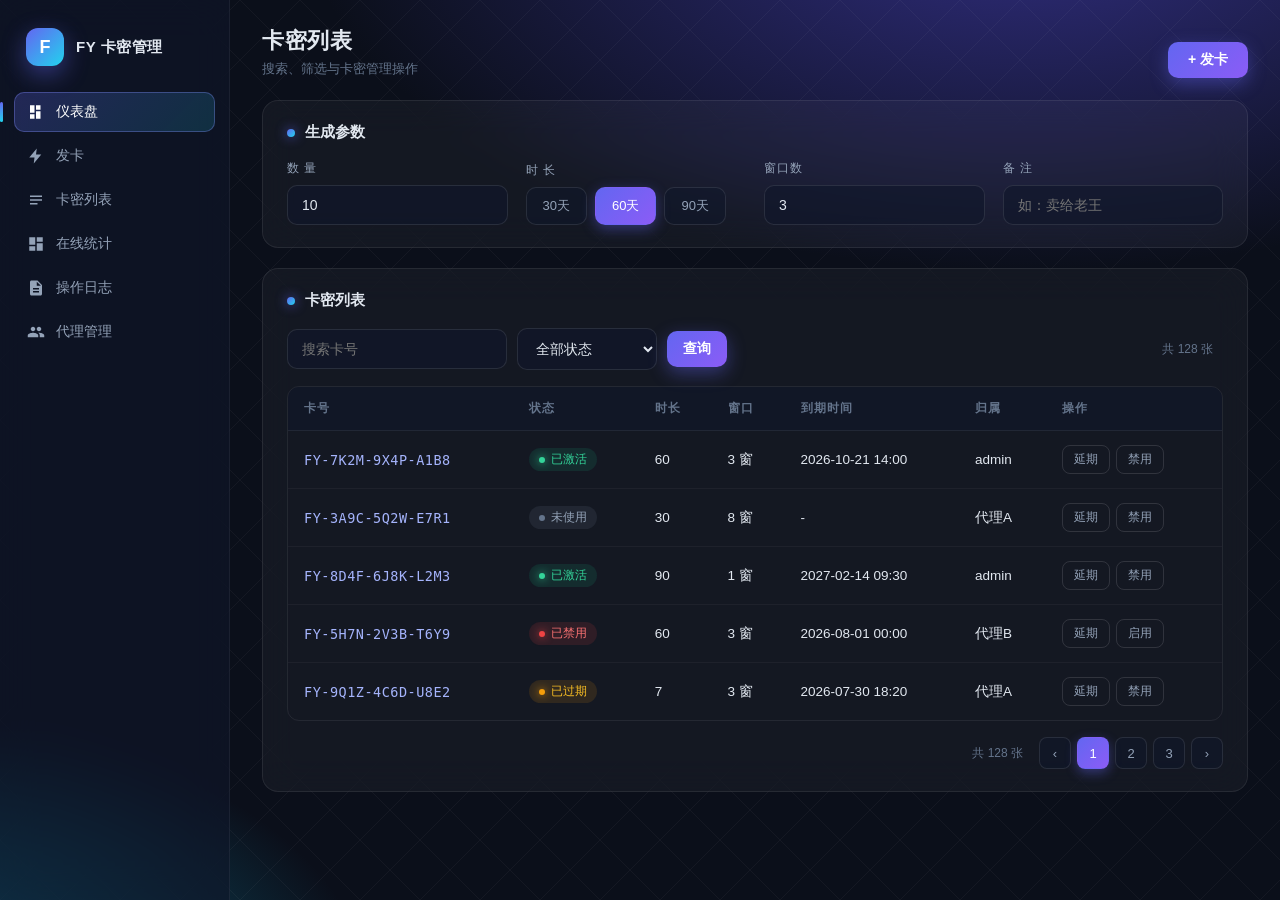
<file: cardManager/CardServer/deploy/wwwroot/demo1.html>
<!DOCTYPE html>
<html lang="zh-CN">
<head>
<meta charset="UTF-8">
<meta name="viewport" content="width=device-width, initial-scale=1.0">
<title>Demo 1 - 暗黑玻璃拟态</title>
<style>
  * { margin: 0; padding: 0; box-sizing: border-box; }
  body {
    font-family: "PingFang SC", "Microsoft YaHei", sans-serif;
    background: #0B0F1A; color: #E2E8F0;
    min-height: 100vh;
  }
  .bg { position: fixed; inset: 0; z-index: -1; overflow: hidden; background: radial-gradient(1200px 600px at 80% -10%, #312E81 0%, transparent 60%), radial-gradient(900px 500px at -10% 110%, #0E7490 0%, transparent 55%), #0B0F1A; }
  .bg::after { content: ''; position: absolute; inset: 0; background: url("data:image/svg+xml,%3Csvg width='60' height='60' viewBox='0 0 60 60' xmlns='http://www.w3.org/2000/svg'%3E%3Cg fill='none' stroke='%23ffffff' stroke-opacity='0.04'%3E%3Cpath d='M0 60L60 0M60 60L0 0'/%3E%3C/g%3E%3C/svg%3E"); }
  .layout { display: flex; min-height: 100vh; }
  .sidebar {
    width: 230px; padding: 20px 14px; display: flex; flex-direction: column; gap: 4px;
    background: rgba(15, 23, 42, .6); backdrop-filter: blur(20px);
    border-right: 1px solid rgba(255,255,255,.06);
  }
  .brand { display: flex; align-items: center; gap: 12px; padding: 8px 12px 22px; }
  .brand .logo { width: 38px; height: 38px; border-radius: 12px; background: linear-gradient(135deg,#6366F1,#22D3EE); display: flex; align-items: center; justify-content: center; box-shadow: 0 8px 24px rgba(99,102,241,.45); font-weight: 800; color: #fff; font-size: 18px; }
  .brand .name { font-weight: 700; font-size: 15px; letter-spacing: .5px; }
  .menu-item { display: flex; align-items: center; gap: 11px; padding: 11px 13px; border-radius: 10px; color: #94A3B8; font-size: 14px; cursor: pointer; transition: all .18s; position: relative; }
  .menu-item:hover { color: #E2E8F0; background: rgba(255,255,255,.05); }
  .menu-item.active { color: #fff; background: linear-gradient(135deg, rgba(99,102,241,.25), rgba(34,211,238,.15)); box-shadow: inset 0 0 0 1px rgba(129,140,248,.35); }
  .menu-item.active::before { content: ''; position: absolute; left: -14px; top: 50%; transform: translateY(-50%); width: 3px; height: 20px; border-radius: 3px; background: linear-gradient(180deg,#6366F1,#22D3EE); }
  .menu-item svg { width: 18px; height: 18px; fill: currentColor; flex: none; }
  .main { flex: 1; padding: 26px 32px; }
  .page-head { display: flex; align-items: flex-end; justify-content: space-between; margin-bottom: 22px; }
  .page-head h2 { font-size: 22px; font-weight: 700; letter-spacing: .5px; }
  .page-head .sub { color: #64748B; font-size: 13px; margin-top: 4px; }
  .btn { padding: 9px 20px; border-radius: 10px; border: none; cursor: pointer; font-size: 14px; font-weight: 600; background: linear-gradient(135deg,#6366F1,#8B5CF6); color: #fff; box-shadow: 0 6px 18px rgba(99,102,241,.4); transition: all .2s; }
  .btn:hover { transform: translateY(-1px); box-shadow: 0 10px 24px rgba(99,102,241,.55); }
  .glass { background: rgba(255,255,255,.04); border: 1px solid rgba(255,255,255,.08); border-radius: 16px; backdrop-filter: blur(18px); padding: 22px 24px; margin-bottom: 20px; }
  .card-title { font-size: 15px; font-weight: 600; margin-bottom: 18px; display: flex; align-items: center; gap: 10px; }
  .card-title .dot { width: 8px; height: 8px; border-radius: 50%; background: linear-gradient(135deg,#6366F1,#22D3EE); box-shadow: 0 0 12px rgba(99,102,241,.8); }
  .form-grid { display: grid; grid-template-columns: repeat(4, 1fr); gap: 18px; align-items: end; }
  .field label { display: block; font-size: 12px; color: #94A3B8; margin-bottom: 8px; letter-spacing: 1px; }
  .input, .select { width: 100%; padding: 11px 14px; border-radius: 10px; border: 1px solid rgba(255,255,255,.1); background: rgba(15,23,42,.6); color: #E2E8F0; font-size: 14px; outline: none; transition: all .2s; }
  .input:focus, .select:focus { border-color: #6366F1; box-shadow: 0 0 0 3px rgba(99,102,241,.2); }
  .chips { display: flex; gap: 8px; }
  .chip { padding: 9px 16px; border-radius: 10px; border: 1px solid rgba(255,255,255,.1); background: rgba(15,23,42,.5); color: #94A3B8; cursor: pointer; font-size: 13px; transition: all .18s; }
  .chip.active { background: linear-gradient(135deg,#6366F1,#8B5CF6); color: #fff; border-color: transparent; box-shadow: 0 4px 14px rgba(99,102,241,.4); }
  .toolbar { display: flex; gap: 10px; margin-bottom: 16px; align-items: center; }
  .toolbar .spacer { flex: 1; }
  .table-wrap { overflow: hidden; border-radius: 12px; border: 1px solid rgba(255,255,255,.07); }
  table { width: 100%; border-collapse: collapse; }
  thead th { text-align: left; padding: 13px 16px; font-size: 12px; font-weight: 600; color: #64748B; letter-spacing: 1px; background: rgba(15,23,42,.5); border-bottom: 1px solid rgba(255,255,255,.07); }
  tbody td { padding: 14px 16px; font-size: 13.5px; border-bottom: 1px solid rgba(255,255,255,.04); transition: background .15s; }
  tbody tr:hover td { background: rgba(99,102,241,.08); }
  tbody tr:last-child td { border-bottom: none; }
  .mono { font-family: Consolas, Monaco, monospace; letter-spacing: .5px; color: #A5B4FC; }
  .badge { display: inline-flex; align-items: center; gap: 6px; padding: 3px 10px; border-radius: 20px; font-size: 12px; font-weight: 500; }
  .badge::before { content: ''; width: 6px; height: 6px; border-radius: 50%; }
  .badge.active { background: rgba(16,185,129,.12); color: #34D399; } .badge.active::before { background: #34D399; box-shadow: 0 0 8px #34D399; }
  .badge.unused { background: rgba(148,163,184,.1); color: #94A3B8; } .badge.unused::before { background: #64748B; }
  .badge.disabled { background: rgba(239,68,68,.12); color: #F87171; } .badge.disabled::before { background: #EF4444; box-shadow: 0 0 8px #EF4444; }
  .badge.expired { background: rgba(245,158,11,.12); color: #FBBF24; } .badge.expired::before { background: #F59E0B; box-shadow: 0 0 8px #F59E0B; }
  .op { padding: 5px 11px; border-radius: 8px; border: 1px solid rgba(255,255,255,.12); background: transparent; color: #94A3B8; font-size: 12px; cursor: pointer; margin-right: 6px; transition: all .15s; }
  .op:hover { color: #fff; border-color: #6366F1; background: rgba(99,102,241,.15); }
  .op.danger:hover { color: #F87171; border-color: #EF4444; background: rgba(239,68,68,.12); }
  .pager { display: flex; justify-content: flex-end; gap: 6px; margin-top: 16px; align-items: center; }
  .pg { width: 32px; height: 32px; border-radius: 8px; display: flex; align-items: center; justify-content: center; font-size: 13px; border: 1px solid rgba(255,255,255,.1); background: rgba(15,23,42,.5); color: #94A3B8; cursor: pointer; }
  .pg.on { background: linear-gradient(135deg,#6366F1,#8B5CF6); color: #fff; border-color: transparent; box-shadow: 0 4px 12px rgba(99,102,241,.4); }
  .total { font-size: 12px; color: #64748B; margin-right: 10px; }
  .empty { text-align: center; color: #64748B; font-size: 13px; padding: 30px 0; }
</style>
</head>
<body>
<div class="bg"></div>
<div class="layout">
  <aside class="sidebar">
    <div class="brand"><div class="logo">F</div><span class="name">FY 卡密管理</span></div>
    <div class="menu-item active"><svg viewBox="0 0 24 24"><path d="M4 13h6V3H4v10zm0 8h6v-6H4v6zm8 0h6V11h-6v10zm0-18v6h6V3h-6z"/></svg>仪表盘</div>
    <div class="menu-item"><svg viewBox="0 0 24 24"><path d="M13 2L3 14h7l-1 8 10-12h-7l1-8z"/></svg>发卡</div>
    <div class="menu-item"><svg viewBox="0 0 24 24"><path d="M4 6h16v2H4V6zm0 5h16v2H4v-2zm0 5h10v2H4v-2z"/></svg>卡密列表</div>
    <div class="menu-item"><svg viewBox="0 0 24 24"><path d="M3 13h8V3H3v10zm0 8h8v-6H3v6zm10 0h8V11h-8v10zm0-18v6h8V3h-8z"/></svg>在线统计</div>
    <div class="menu-item"><svg viewBox="0 0 24 24"><path d="M14 2H6c-1.1 0-2 .9-2 2v16c0 1.1.9 2 2 2h12c1.1 0 2-.9 2-2V8l-6-6zm2 16H8v-2h8v2zm0-4H8v-2h8v2zm-3-5V3.5L18.5 9H13z"/></svg>操作日志</div>
    <div class="menu-item"><svg viewBox="0 0 24 24"><path d="M16 11c1.66 0 2.99-1.34 2.99-3S17.66 5 16 5s-3 1.34-3 3 1.34 3 3 3zm-8 0c1.66 0 2.99-1.34 2.99-3S9.66 5 8 5 5 6.34 5 8s1.34 3 3 3zm0 2c-2.33 0-7 1.17-7 3.5V19h14v-2.5c0-2.33-4.67-3.5-7-3.5zm8 0c-.29 0-.62.02-.97.05 1.16.84 1.97 1.97 1.97 3.45V19h6v-2.5c0-2.33-4.67-3.5-7-3.5z"/></svg>代理管理</div>
  </aside>
  <main class="main">
    <div class="page-head"><div><h2>卡密列表</h2><div class="sub">搜索、筛选与卡密管理操作</div></div><button class="btn">+ 发卡</button></div>

    <div class="glass">
      <div class="card-title"><span class="dot"></span>生成参数</div>
      <div class="form-grid">
        <div class="field"><label>数 量</label><input class="input" value="10"></div>
        <div class="field"><label>时 长</label><div class="chips"><span class="chip">30天</span><span class="chip active">60天</span><span class="chip">90天</span></div></div>
        <div class="field"><label>窗口数</label><input class="input" value="3"></div>
        <div class="field"><label>备 注</label><input class="input" placeholder="如：卖给老王"></div>
      </div>
    </div>

    <div class="glass">
      <div class="card-title"><span class="dot"></span>卡密列表</div>
      <div class="toolbar">
        <input class="input" placeholder="搜索卡号" style="width:220px">
        <select class="select" style="width:140px"><option>全部状态</option><option>未使用</option><option>已激活</option></select>
        <button class="btn" style="padding:9px 16px">查询</button>
        <div class="spacer"></div><span class="total">共 128 张</span>
      </div>
      <div class="table-wrap">
        <table>
          <thead><tr><th>卡号</th><th>状态</th><th>时长</th><th>窗口</th><th>到期时间</th><th>归属</th><th>操作</th></tr></thead>
          <tbody>
            <tr><td class="mono">FY-7K2M-9X4P-A1B8</td><td><span class="badge active">已激活</span></td><td>60</td><td>3 窗</td><td>2026-10-21 14:00</td><td>admin</td><td><button class="op">延期</button><button class="op danger">禁用</button></td></tr>
            <tr><td class="mono">FY-3A9C-5Q2W-E7R1</td><td><span class="badge unused">未使用</span></td><td>30</td><td>8 窗</td><td>-</td><td>代理A</td><td><button class="op">延期</button><button class="op danger">禁用</button></td></tr>
            <tr><td class="mono">FY-8D4F-6J8K-L2M3</td><td><span class="badge active">已激活</span></td><td>90</td><td>1 窗</td><td>2027-02-14 09:30</td><td>admin</td><td><button class="op">延期</button><button class="op danger">禁用</button></td></tr>
            <tr><td class="mono">FY-5H7N-2V3B-T6Y9</td><td><span class="badge disabled">已禁用</span></td><td>60</td><td>3 窗</td><td>2026-08-01 00:00</td><td>代理B</td><td><button class="op">延期</button><button class="op">启用</button></td></tr>
            <tr><td class="mono">FY-9Q1Z-4C6D-U8E2</td><td><span class="badge expired">已过期</span></td><td>7</td><td>3 窗</td><td>2026-07-30 18:20</td><td>代理A</td><td><button class="op">延期</button><button class="op danger">禁用</button></td></tr>
          </tbody>
        </table>
      </div>
      <div class="pager">
        <span class="total">共 128 张</span>
        <span class="pg">‹</span><span class="pg on">1</span><span class="pg">2</span><span class="pg">3</span><span class="pg">›</span>
      </div>
    </div>
  </main>
</div>
</body>
</html>
</file>
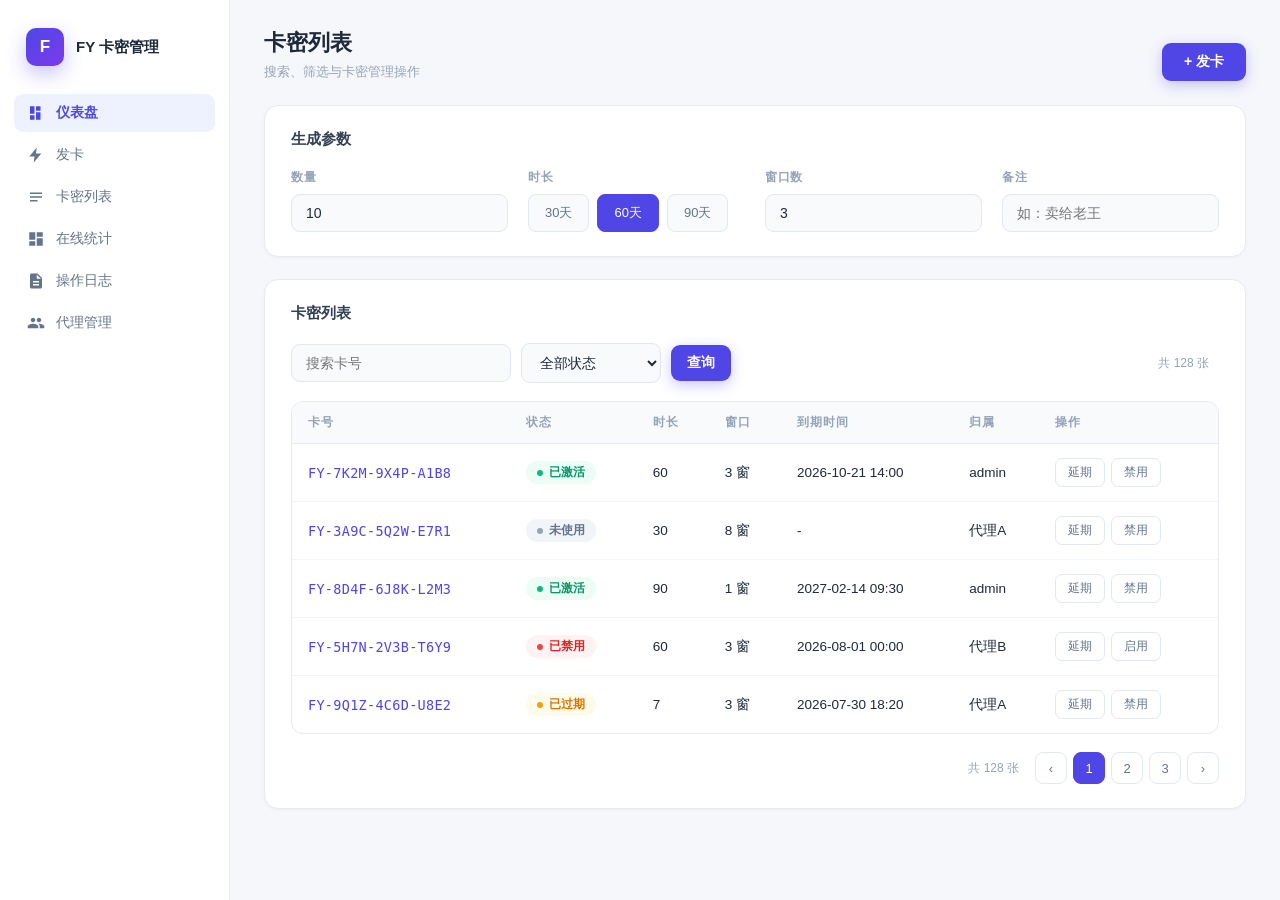
<file: cardManager/CardServer/deploy/wwwroot/demo2.html>
<!DOCTYPE html>
<html lang="zh-CN">
<head>
<meta charset="UTF-8">
<meta name="viewport" content="width=device-width, initial-scale=1.0">
<title>Demo 2 - 清爽浅色 SaaS</title>
<style>
  * { margin: 0; padding: 0; box-sizing: border-box; }
  body { font-family: "PingFang SC", "Microsoft YaHei", sans-serif; background: #F6F7FB; color: #1E293B; min-height: 100vh; }
  .layout { display: flex; min-height: 100vh; }
  .sidebar { width: 230px; background: #fff; border-right: 1px solid #E8EAF0; padding: 20px 14px; display: flex; flex-direction: column; gap: 4px; }
  .brand { display: flex; align-items: center; gap: 12px; padding: 8px 12px 24px; }
  .brand .logo { width: 38px; height: 38px; border-radius: 10px; background: linear-gradient(135deg,#4F46E5,#7C3AED); display: flex; align-items: center; justify-content: center; font-weight: 800; color: #fff; font-size: 17px; box-shadow: 0 8px 20px rgba(79,70,229,.3); }
  .brand .name { font-weight: 700; font-size: 15px; }
  .menu-item { display: flex; align-items: center; gap: 11px; padding: 10px 13px; border-radius: 9px; color: #64748B; font-size: 14px; cursor: pointer; transition: all .15s; }
  .menu-item:hover { background: #F1F5F9; color: #1E293B; }
  .menu-item.active { background: #EEF2FF; color: #4F46E5; font-weight: 600; }
  .menu-item svg { width: 18px; height: 18px; fill: currentColor; flex: none; }
  .main { flex: 1; padding: 28px 34px; }
  .page-head { display: flex; align-items: flex-end; justify-content: space-between; margin-bottom: 24px; }
  .page-head h2 { font-size: 22px; font-weight: 700; }
  .page-head .sub { color: #94A3B8; font-size: 13px; margin-top: 5px; }
  .btn { padding: 10px 22px; border-radius: 9px; border: none; cursor: pointer; font-size: 14px; font-weight: 600; background: #4F46E5; color: #fff; box-shadow: 0 4px 14px rgba(79,70,229,.3); transition: all .2s; }
  .btn:hover { background: #4338CA; transform: translateY(-1px); box-shadow: 0 8px 22px rgba(79,70,229,.4); }
  .card { background: #fff; border: 1px solid #E8EAF0; border-radius: 14px; padding: 24px 26px; margin-bottom: 22px; box-shadow: 0 1px 3px rgba(15,23,42,.04); }
  .card-title { font-size: 15px; font-weight: 600; margin-bottom: 20px; color: #334155; }
  .form-grid { display: grid; grid-template-columns: repeat(4, 1fr); gap: 20px; align-items: end; }
  .field label { display: block; font-size: 12px; color: #94A3B8; margin-bottom: 8px; font-weight: 600; letter-spacing: .5px; }
  .input, .select { width: 100%; padding: 10px 14px; border-radius: 9px; border: 1.5px solid #E2E8F0; background: #F8FAFC; color: #1E293B; font-size: 14px; outline: none; transition: all .15s; }
  .input:focus, .select:focus { border-color: #4F46E5; background: #fff; box-shadow: 0 0 0 3px rgba(79,70,229,.12); }
  .chips { display: flex; gap: 8px; }
  .chip { padding: 9px 16px; border-radius: 8px; border: 1.5px solid #E2E8F0; background: #F8FAFC; color: #64748B; cursor: pointer; font-size: 13px; transition: all .15s; }
  .chip.active { background: #4F46E5; color: #fff; border-color: #4F46E5; }
  .toolbar { display: flex; gap: 10px; margin-bottom: 18px; align-items: center; }
  .toolbar .spacer { flex: 1; }
  .table-wrap { overflow: hidden; border: 1px solid #E8EAF0; border-radius: 12px; }
  table { width: 100%; border-collapse: collapse; }
  thead th { text-align: left; padding: 12px 16px; font-size: 12px; font-weight: 600; color: #94A3B8; letter-spacing: 1px; background: #F8FAFC; border-bottom: 1px solid #E8EAF0; }
  tbody td { padding: 14px 16px; font-size: 13.5px; border-bottom: 1px solid #F1F5F9; }
  tbody tr:hover td { background: #FAFBFF; }
  tbody tr:last-child td { border-bottom: none; }
  .mono { font-family: Consolas, Monaco, monospace; letter-spacing: .3px; color: #4F46E5; font-weight: 500; }
  .badge { display: inline-flex; align-items: center; gap: 6px; padding: 3px 11px; border-radius: 20px; font-size: 12px; font-weight: 600; }
  .badge.active { background: #ECFDF5; color: #059669; } .badge.active::before { content: ''; width: 6px; height: 6px; border-radius: 50%; background: #10B981; }
  .badge.unused { background: #F1F5F9; color: #64748B; } .badge.unused::before { content: ''; width: 6px; height: 6px; border-radius: 50%; background: #94A3B8; }
  .badge.disabled { background: #FEF2F2; color: #DC2626; } .badge.disabled::before { content: ''; width: 6px; height: 6px; border-radius: 50%; background: #EF4444; }
  .badge.expired { background: #FFFBEB; color: #D97706; } .badge.expired::before { content: ''; width: 6px; height: 6px; border-radius: 50%; background: #F59E0B; }
  .op { padding: 5px 12px; border-radius: 7px; border: 1px solid #E2E8F0; background: #fff; color: #64748B; font-size: 12px; cursor: pointer; margin-right: 6px; transition: all .15s; }
  .op:hover { color: #4F46E5; border-color: #4F46E5; background: #EEF2FF; }
  .op.danger:hover { color: #DC2626; border-color: #DC2626; background: #FEF2F2; }
  .pager { display: flex; justify-content: flex-end; gap: 6px; margin-top: 18px; align-items: center; }
  .pg { min-width: 32px; height: 32px; border-radius: 8px; display: flex; align-items: center; justify-content: center; font-size: 13px; border: 1px solid #E2E8F0; background: #fff; color: #64748B; cursor: pointer; transition: all .15s; padding: 0 6px; }
  .pg.on { background: #4F46E5; color: #fff; border-color: #4F46E5; }
  .total { font-size: 12px; color: #94A3B8; margin-right: 10px; }
</style>
</head>
<body>
<div class="layout">
  <aside class="sidebar">
    <div class="brand"><div class="logo">F</div><span class="name">FY 卡密管理</span></div>
    <div class="menu-item active"><svg viewBox="0 0 24 24"><path d="M4 13h6V3H4v10zm0 8h6v-6H4v6zm8 0h6V11h-6v10zm0-18v6h6V3h-6z"/></svg>仪表盘</div>
    <div class="menu-item"><svg viewBox="0 0 24 24"><path d="M13 2L3 14h7l-1 8 10-12h-7l1-8z"/></svg>发卡</div>
    <div class="menu-item"><svg viewBox="0 0 24 24"><path d="M4 6h16v2H4V6zm0 5h16v2H4v-2zm0 5h10v2H4v-2z"/></svg>卡密列表</div>
    <div class="menu-item"><svg viewBox="0 0 24 24"><path d="M3 13h8V3H3v10zm0 8h8v-6H3v6zm10 0h8V11h-8v10zm0-18v6h8V3h-8z"/></svg>在线统计</div>
    <div class="menu-item"><svg viewBox="0 0 24 24"><path d="M14 2H6c-1.1 0-2 .9-2 2v16c0 1.1.9 2 2 2h12c1.1 0 2-.9 2-2V8l-6-6zm2 16H8v-2h8v2zm0-4H8v-2h8v2zm-3-5V3.5L18.5 9H13z"/></svg>操作日志</div>
    <div class="menu-item"><svg viewBox="0 0 24 24"><path d="M16 11c1.66 0 2.99-1.34 2.99-3S17.66 5 16 5s-3 1.34-3 3 1.34 3 3 3zm-8 0c1.66 0 2.99-1.34 2.99-3S9.66 5 8 5 5 6.34 5 8s1.34 3 3 3zm0 2c-2.33 0-7 1.17-7 3.5V19h14v-2.5c0-2.33-4.67-3.5-7-3.5zm8 0c-.29 0-.62.02-.97.05 1.16.84 1.97 1.97 1.97 3.45V19h6v-2.5c0-2.33-4.67-3.5-7-3.5z"/></svg>代理管理</div>
  </aside>
  <main class="main">
    <div class="page-head"><div><h2>卡密列表</h2><div class="sub">搜索、筛选与卡密管理操作</div></div><button class="btn">+ 发卡</button></div>

    <div class="card">
      <div class="card-title">生成参数</div>
      <div class="form-grid">
        <div class="field"><label>数量</label><input class="input" value="10"></div>
        <div class="field"><label>时长</label><div class="chips"><span class="chip">30天</span><span class="chip active">60天</span><span class="chip">90天</span></div></div>
        <div class="field"><label>窗口数</label><input class="input" value="3"></div>
        <div class="field"><label>备注</label><input class="input" placeholder="如：卖给老王"></div>
      </div>
    </div>

    <div class="card">
      <div class="card-title">卡密列表</div>
      <div class="toolbar">
        <input class="input" placeholder="搜索卡号" style="width:220px">
        <select class="select" style="width:140px"><option>全部状态</option><option>未使用</option><option>已激活</option></select>
        <button class="btn" style="padding:9px 16px">查询</button>
        <div class="spacer"></div><span class="total">共 128 张</span>
      </div>
      <div class="table-wrap">
        <table>
          <thead><tr><th>卡号</th><th>状态</th><th>时长</th><th>窗口</th><th>到期时间</th><th>归属</th><th>操作</th></tr></thead>
          <tbody>
            <tr><td class="mono">FY-7K2M-9X4P-A1B8</td><td><span class="badge active">已激活</span></td><td>60</td><td>3 窗</td><td>2026-10-21 14:00</td><td>admin</td><td><button class="op">延期</button><button class="op danger">禁用</button></td></tr>
            <tr><td class="mono">FY-3A9C-5Q2W-E7R1</td><td><span class="badge unused">未使用</span></td><td>30</td><td>8 窗</td><td>-</td><td>代理A</td><td><button class="op">延期</button><button class="op danger">禁用</button></td></tr>
            <tr><td class="mono">FY-8D4F-6J8K-L2M3</td><td><span class="badge active">已激活</span></td><td>90</td><td>1 窗</td><td>2027-02-14 09:30</td><td>admin</td><td><button class="op">延期</button><button class="op danger">禁用</button></td></tr>
            <tr><td class="mono">FY-5H7N-2V3B-T6Y9</td><td><span class="badge disabled">已禁用</span></td><td>60</td><td>3 窗</td><td>2026-08-01 00:00</td><td>代理B</td><td><button class="op">延期</button><button class="op">启用</button></td></tr>
            <tr><td class="mono">FY-9Q1Z-4C6D-U8E2</td><td><span class="badge expired">已过期</span></td><td>7</td><td>3 窗</td><td>2026-07-30 18:20</td><td>代理A</td><td><button class="op">延期</button><button class="op danger">禁用</button></td></tr>
          </tbody>
        </table>
      </div>
      <div class="pager">
        <span class="total">共 128 张</span>
        <span class="pg">‹</span><span class="pg on">1</span><span class="pg">2</span><span class="pg">3</span><span class="pg">›</span>
      </div>
    </div>
  </main>
</div>
</body>
</html>
</file>
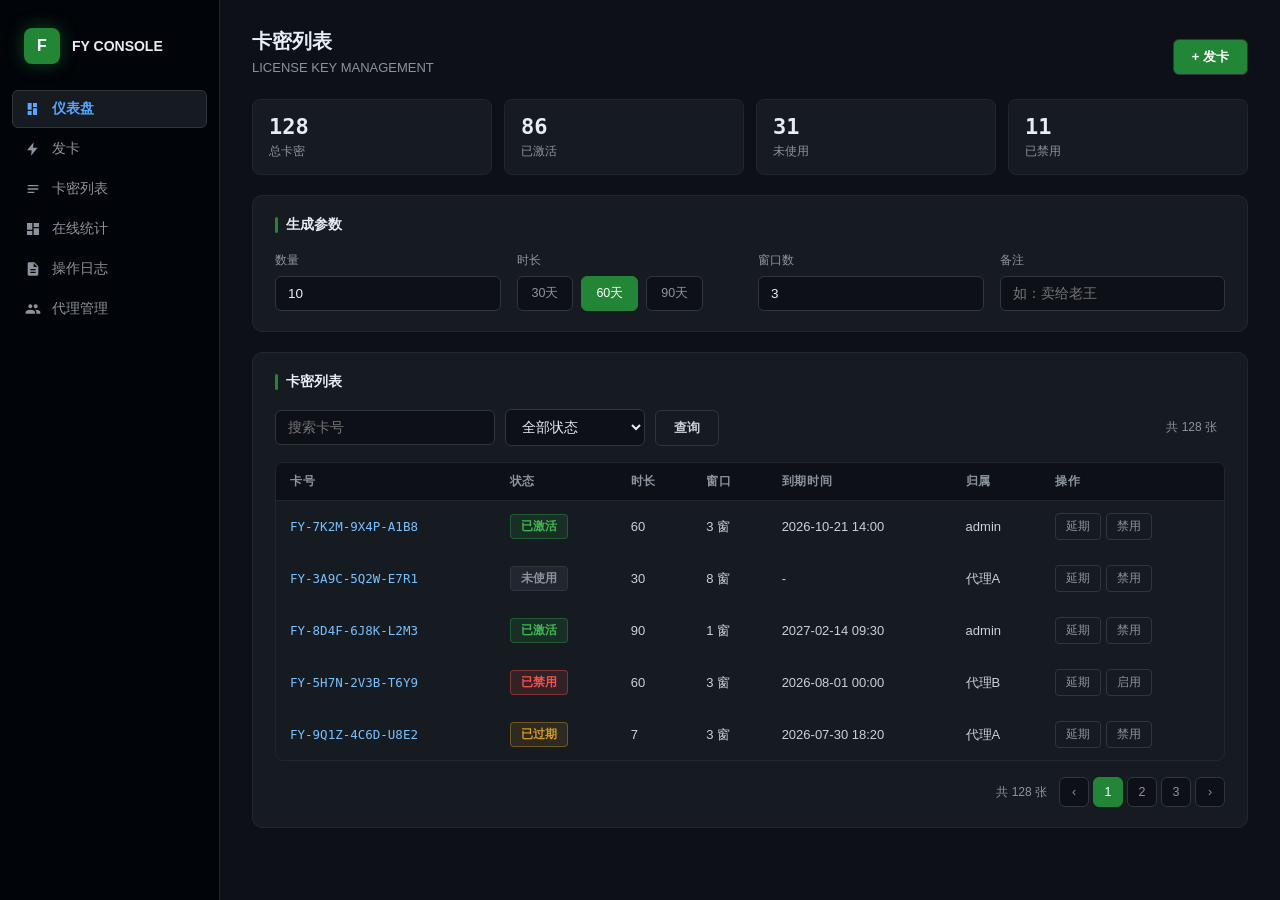
<file: cardManager/CardServer/deploy/wwwroot/demo3.html>
<!DOCTYPE html>
<html lang="zh-CN">
<head>
<meta charset="UTF-8">
<meta name="viewport" content="width=device-width, initial-scale=1.0">
<title>Demo 3 - 暗色科技风</title>
<style>
  * { margin: 0; padding: 0; box-sizing: border-box; }
  body { font-family: "PingFang SC", "Microsoft YaHei", sans-serif; background: #0D1117; color: #C9D1D9; min-height: 100vh; }
  .layout { display: flex; min-height: 100vh; }
  .sidebar { width: 220px; background: #010409; border-right: 1px solid #21262D; padding: 20px 12px; display: flex; flex-direction: column; gap: 2px; }
  .brand { display: flex; align-items: center; gap: 12px; padding: 8px 12px 24px; }
  .brand .logo { width: 36px; height: 36px; border-radius: 8px; background: #238636; display: flex; align-items: center; justify-content: center; font-weight: 800; color: #fff; font-size: 16px; box-shadow: 0 0 18px rgba(46,160,67,.4); }
  .brand .name { font-weight: 700; font-size: 14px; color: #E6EDF3; }
  .menu-item { display: flex; align-items: center; gap: 11px; padding: 9px 12px; border-radius: 6px; color: #8B949E; font-size: 13.5px; cursor: pointer; transition: all .12s; border: 1px solid transparent; }
  .menu-item:hover { color: #E6EDF3; background: #161B22; }
  .menu-item.active { color: #58A6FF; background: #161B22; border-color: #30363D; font-weight: 600; }
  .menu-item svg { width: 16px; height: 16px; fill: currentColor; flex: none; }
  .main { flex: 1; padding: 28px 32px; }
  .page-head { display: flex; align-items: flex-end; justify-content: space-between; margin-bottom: 24px; }
  .page-head h2 { font-size: 20px; font-weight: 700; color: #E6EDF3; }
  .page-head .sub { color: #8B949E; font-size: 13px; margin-top: 5px; }
  .btn { padding: 8px 18px; border-radius: 6px; border: 1px solid #30363D; background: #238636; color: #fff; cursor: pointer; font-size: 13px; font-weight: 600; transition: all .15s; }
  .btn:hover { background: #2EA043; border-color: #2EA043; }
  .btn.ghost { background: transparent; color: #C9D1D9; border-color: #30363D; }
  .btn.ghost:hover { color: #58A6FF; border-color: #58A6FF; background: rgba(88,166,255,.08); }
  .card { background: #161B22; border: 1px solid #21262D; border-radius: 10px; padding: 20px 22px; margin-bottom: 20px; }
  .card-title { font-size: 14px; font-weight: 600; color: #E6EDF3; margin-bottom: 18px; display: flex; align-items: center; gap: 8px; }
  .card-title .bar { width: 3px; height: 16px; background: #238636; border-radius: 2px; }
  .form-grid { display: grid; grid-template-columns: repeat(4, 1fr); gap: 16px; align-items: end; }
  .field label { display: block; font-size: 12px; color: #8B949E; margin-bottom: 7px; }
  .input, .select { width: 100%; padding: 9px 12px; border-radius: 6px; border: 1px solid #30363D; background: #0D1117; color: #E6EDF3; font-size: 13.5px; outline: none; transition: border-color .15s; }
  .input:focus, .select:focus { border-color: #58A6FF; box-shadow: 0 0 0 3px rgba(88,166,255,.15); }
  .chips { display: flex; gap: 8px; }
  .chip { padding: 8px 14px; border-radius: 6px; border: 1px solid #30363D; background: #0D1117; color: #8B949E; cursor: pointer; font-size: 12.5px; transition: all .12s; }
  .chip.active { background: #238636; color: #fff; border-color: #238636; }
  .toolbar { display: flex; gap: 10px; margin-bottom: 16px; align-items: center; }
  .toolbar .spacer { flex: 1; }
  .table-wrap { overflow: hidden; border: 1px solid #21262D; border-radius: 8px; }
  table { width: 100%; border-collapse: collapse; }
  thead th { text-align: left; padding: 10px 14px; font-size: 12px; font-weight: 600; color: #8B949E; letter-spacing: .8px; background: #0D1117; border-bottom: 1px solid #21262D; text-transform: uppercase; }
  tbody td { padding: 12px 14px; font-size: 13px; border-bottom: 1px solid #161B22; }
  tbody tr:hover td { background: #1C2128; }
  tbody tr:last-child td { border-bottom: none; }
  .mono { font-family: Consolas, Monaco, monospace; color: #79C0FF; font-size: 12.5px; }
  .badge { display: inline-block; padding: 3px 10px; border-radius: 4px; font-size: 12px; font-weight: 600; }
  .badge.active { background: rgba(46,160,67,.15); color: #3FB950; border: 1px solid rgba(46,160,67,.4); }
  .badge.unused { background: rgba(139,148,158,.1); color: #8B949E; border: 1px solid #30363D; }
  .badge.disabled { background: rgba(248,81,73,.12); color: #F85149; border: 1px solid rgba(248,81,73,.4); }
  .badge.expired { background: rgba(210,153,34,.12); color: #D29922; border: 1px solid rgba(210,153,34,.4); }
  .op { padding: 4px 10px; border-radius: 4px; border: 1px solid #30363D; background: transparent; color: #8B949E; font-size: 12px; cursor: pointer; margin-right: 5px; transition: all .12s; }
  .op:hover { color: #58A6FF; border-color: #58A6FF; }
  .op.danger:hover { color: #F85149; border-color: #F85149; }
  .pager { display: flex; justify-content: flex-end; gap: 4px; margin-top: 16px; align-items: center; }
  .pg { min-width: 30px; height: 30px; border-radius: 6px; display: flex; align-items: center; justify-content: center; font-size: 12.5px; border: 1px solid #30363D; background: #0D1117; color: #8B949E; cursor: pointer; padding: 0 5px; transition: all .12s; }
  .pg:hover { border-color: #58A6FF; color: #58A6FF; }
  .pg.on { background: #238636; color: #fff; border-color: #238636; }
  .total { font-size: 12px; color: #8B949E; margin-right: 8px; }
  .stat-bar { display: flex; gap: 12px; margin-bottom: 20px; }
  .stat { flex: 1; background: #161B22; border: 1px solid #21262D; border-radius: 8px; padding: 14px 16px; }
  .stat .num { font-size: 22px; font-weight: 700; color: #E6EDF3; font-family: Consolas, monospace; }
  .stat .lab { font-size: 12px; color: #8B949E; margin-top: 4px; }
</style>
</head>
<body>
<div class="layout">
  <aside class="sidebar">
    <div class="brand"><div class="logo">F</div><span class="name">FY CONSOLE</span></div>
    <div class="menu-item active"><svg viewBox="0 0 24 24"><path d="M4 13h6V3H4v10zm0 8h6v-6H4v6zm8 0h6V11h-6v10zm0-18v6h6V3h-6z"/></svg>仪表盘</div>
    <div class="menu-item"><svg viewBox="0 0 24 24"><path d="M13 2L3 14h7l-1 8 10-12h-7l1-8z"/></svg>发卡</div>
    <div class="menu-item"><svg viewBox="0 0 24 24"><path d="M4 6h16v2H4V6zm0 5h16v2H4v-2zm0 5h10v2H4v-2z"/></svg>卡密列表</div>
    <div class="menu-item"><svg viewBox="0 0 24 24"><path d="M3 13h8V3H3v10zm0 8h8v-6H3v6zm10 0h8V11h-8v10zm0-18v6h8V3h-8z"/></svg>在线统计</div>
    <div class="menu-item"><svg viewBox="0 0 24 24"><path d="M14 2H6c-1.1 0-2 .9-2 2v16c0 1.1.9 2 2 2h12c1.1 0 2-.9 2-2V8l-6-6zm2 16H8v-2h8v2zm0-4H8v-2h8v2zm-3-5V3.5L18.5 9H13z"/></svg>操作日志</div>
    <div class="menu-item"><svg viewBox="0 0 24 24"><path d="M16 11c1.66 0 2.99-1.34 2.99-3S17.66 5 16 5s-3 1.34-3 3 1.34 3 3 3zm-8 0c1.66 0 2.99-1.34 2.99-3S9.66 5 8 5 5 6.34 5 8s1.34 3 3 3zm0 2c-2.33 0-7 1.17-7 3.5V19h14v-2.5c0-2.33-4.67-3.5-7-3.5zm8 0c-.29 0-.62.02-.97.05 1.16.84 1.97 1.97 1.97 3.45V19h6v-2.5c0-2.33-4.67-3.5-7-3.5z"/></svg>代理管理</div>
  </aside>
  <main class="main">
    <div class="page-head"><div><h2>卡密列表</h2><div class="sub">LICENSE KEY MANAGEMENT</div></div><button class="btn">+ 发卡</button></div>

    <div class="stat-bar">
      <div class="stat"><div class="num">128</div><div class="lab">总卡密</div></div>
      <div class="stat"><div class="num">86</div><div class="lab">已激活</div></div>
      <div class="stat"><div class="num">31</div><div class="lab">未使用</div></div>
      <div class="stat"><div class="num">11</div><div class="lab">已禁用</div></div>
    </div>

    <div class="card">
      <div class="card-title"><span class="bar"></span>生成参数</div>
      <div class="form-grid">
        <div class="field"><label>数量</label><input class="input" value="10"></div>
        <div class="field"><label>时长</label><div class="chips"><span class="chip">30天</span><span class="chip active">60天</span><span class="chip">90天</span></div></div>
        <div class="field"><label>窗口数</label><input class="input" value="3"></div>
        <div class="field"><label>备注</label><input class="input" placeholder="如：卖给老王"></div>
      </div>
    </div>

    <div class="card">
      <div class="card-title"><span class="bar"></span>卡密列表</div>
      <div class="toolbar">
        <input class="input" placeholder="搜索卡号" style="width:220px">
        <select class="select" style="width:140px"><option>全部状态</option><option>未使用</option><option>已激活</option></select>
        <button class="btn ghost">查询</button>
        <div class="spacer"></div><span class="total">共 128 张</span>
      </div>
      <div class="table-wrap">
        <table>
          <thead><tr><th>卡号</th><th>状态</th><th>时长</th><th>窗口</th><th>到期时间</th><th>归属</th><th>操作</th></tr></thead>
          <tbody>
            <tr><td class="mono">FY-7K2M-9X4P-A1B8</td><td><span class="badge active">已激活</span></td><td>60</td><td>3 窗</td><td>2026-10-21 14:00</td><td>admin</td><td><button class="op">延期</button><button class="op danger">禁用</button></td></tr>
            <tr><td class="mono">FY-3A9C-5Q2W-E7R1</td><td><span class="badge unused">未使用</span></td><td>30</td><td>8 窗</td><td>-</td><td>代理A</td><td><button class="op">延期</button><button class="op danger">禁用</button></td></tr>
            <tr><td class="mono">FY-8D4F-6J8K-L2M3</td><td><span class="badge active">已激活</span></td><td>90</td><td>1 窗</td><td>2027-02-14 09:30</td><td>admin</td><td><button class="op">延期</button><button class="op danger">禁用</button></td></tr>
            <tr><td class="mono">FY-5H7N-2V3B-T6Y9</td><td><span class="badge disabled">已禁用</span></td><td>60</td><td>3 窗</td><td>2026-08-01 00:00</td><td>代理B</td><td><button class="op">延期</button><button class="op">启用</button></td></tr>
            <tr><td class="mono">FY-9Q1Z-4C6D-U8E2</td><td><span class="badge expired">已过期</span></td><td>7</td><td>3 窗</td><td>2026-07-30 18:20</td><td>代理A</td><td><button class="op">延期</button><button class="op danger">禁用</button></td></tr>
          </tbody>
        </table>
      </div>
      <div class="pager">
        <span class="total">共 128 张</span>
        <span class="pg">‹</span><span class="pg on">1</span><span class="pg">2</span><span class="pg">3</span><span class="pg">›</span>
      </div>
    </div>
  </main>
</div>
</body>
</html>
</file>
